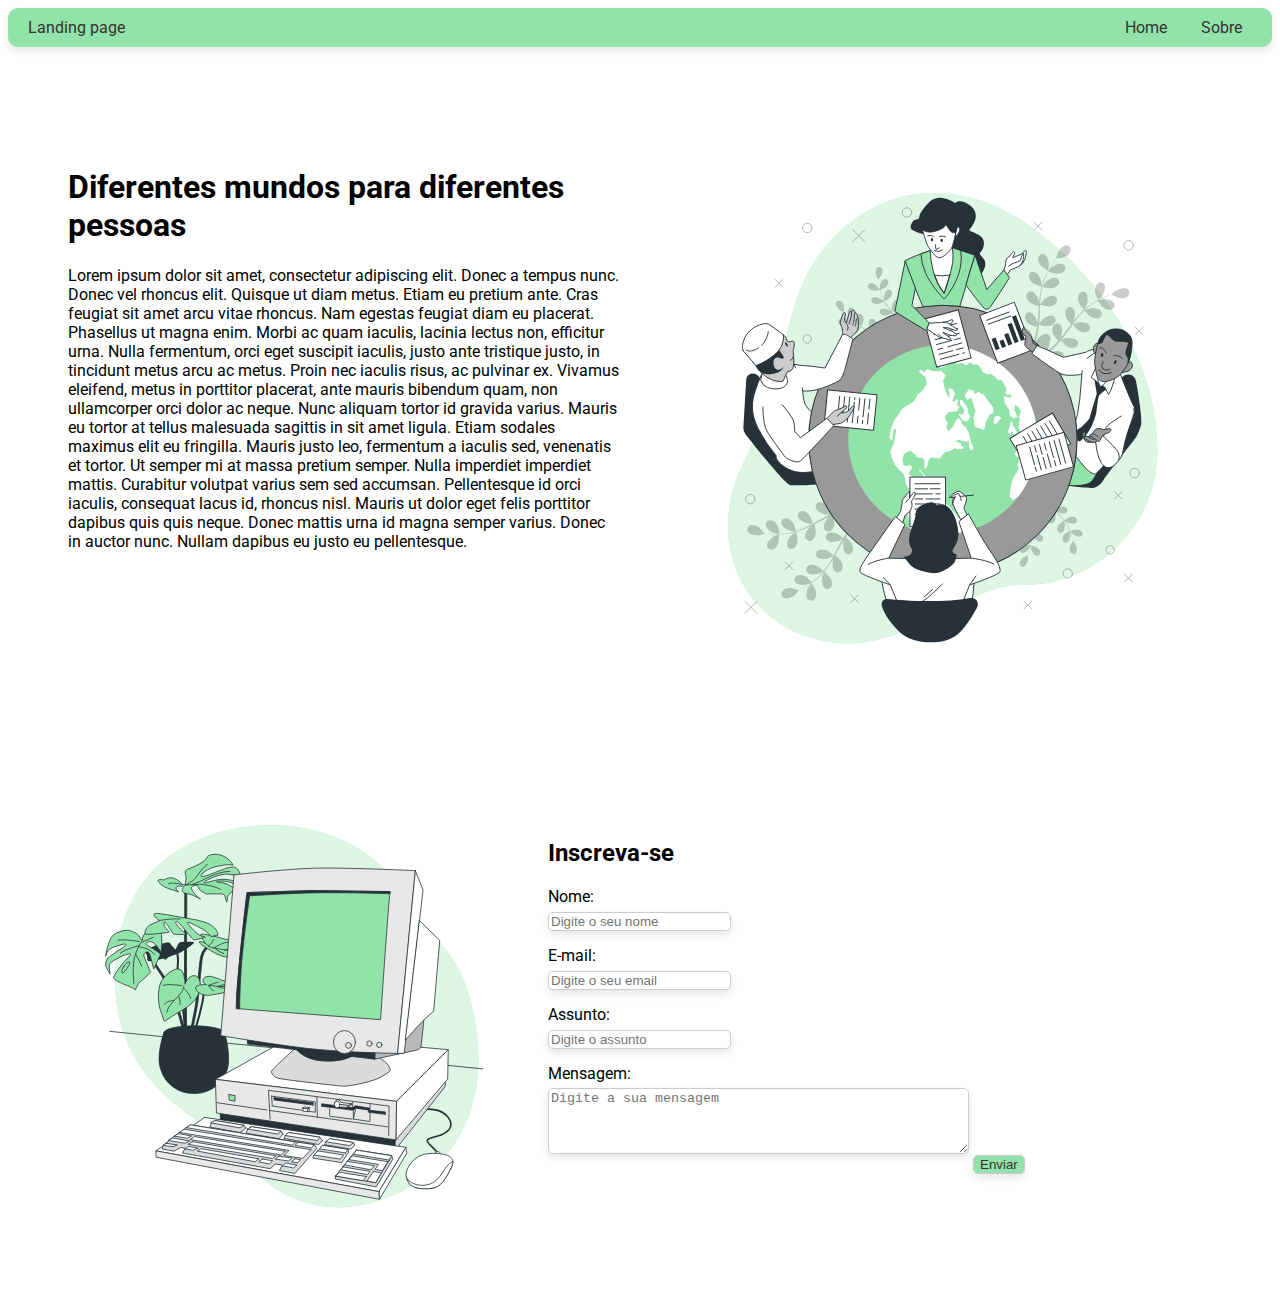
<file: index.html>
<!DOCTYPE html>
<html lang="pt-br">
  <head>
    <title>Portfólio</title>
    <meta charset="UTF-8" />
    <meta name="viewport" content="width=device-width, initial-scale=1" />
    <link rel="stylesheet" href="estilos/styles.css" />
    <link rel="preconnect" href="https://fonts.googleapis.com" />
    <link rel="preconnect" href="https://fonts.gstatic.com" crossorigin />
    <link
      href="https://fonts.googleapis.com/css2?family=Space+Grotesk:wght@300..700&display=swap"
      rel="stylesheet"
    />
    <link rel="preconnect" href="https://fonts.googleapis.com" />
    <link rel="preconnect" href="https://fonts.gstatic.com" crossorigin />
    <link
      href="https://fonts.googleapis.com/css2?family=Roboto:ital,wght@0,100;0,300;0,400;0,500;0,700;0,900;1,100;1,300;1,400;1,500;1,700;1,900&family=Space+Grotesk:wght@300..700&display=swap"
      rel="stylesheet"
    />
  </head>

  <body>
    <header>
      <div>
        <a href="#">Landing page</a>
        <nav>
          <ul>
            <li><a href="index.html">Home</a></li>
            <li><a href="sobre.html">Sobre</a></li>
          </ul>
        </nav>
      </div>
    </header>

    <main>
      <section class="container">
        <article>
          <h1>Diferentes mundos para diferentes pessoas</h1>
          <p class="p-color-red">
            Lorem ipsum dolor sit amet, consectetur adipiscing elit. Donec a
            tempus nunc. Donec vel rhoncus elit. Quisque ut diam metus. Etiam eu
            pretium ante. Cras feugiat sit amet arcu vitae rhoncus. Nam egestas
            feugiat diam eu placerat. Phasellus ut magna enim. Morbi ac quam
            iaculis, lacinia lectus non, efficitur urna. Nulla fermentum, orci
            eget suscipit iaculis, justo ante tristique justo, in tincidunt
            metus arcu ac metus. Proin nec iaculis risus, ac pulvinar ex.
            Vivamus eleifend, metus in porttitor placerat, ante mauris bibendum
            quam, non ullamcorper orci dolor ac neque. Nunc aliquam tortor id
            gravida varius. Mauris eu tortor at tellus malesuada sagittis in sit
            amet ligula. Etiam sodales maximus elit eu fringilla. Mauris justo
            leo, fermentum a iaculis sed, venenatis et tortor. Ut semper mi at
            massa pretium semper. Nulla imperdiet imperdiet mattis. Curabitur
            volutpat varius sem sed accumsan. Pellentesque id orci iaculis,
            consequat lacus id, rhoncus nisl. Mauris ut dolor eget felis
            porttitor dapibus quis quis neque. Donec mattis urna id magna semper
            varius. Donec in auctor nunc. Nullam dapibus eu justo eu
            pellentesque.
          </p>
        </article>

        <article>
          <img
            src="./assets/img/pessoas.svg"
            alt="pessoas sentadas ao redor da mesa"
          />
        </article>
      </section>

      <section class="container">
        <img
          id="computer-image"
          src="./assets/img/computer.svg"
          alt="imagem de um computador"
        />
        <section id="form-container">
          <article>
            <h2>Inscreva-se</h2>
            <form>
              <label for="nome">Nome:</label>
              <input
                id="nome"
                type="text"
                name="nome"
                placeholder="Digite o seu nome"
                required
              />

              <label for="email">E-mail:</label>
              <input
                id="email"
                type="email"
                name="email"
                placeholder="Digite o seu email"
                required
              />

              <label for="assunto">Assunto:</label>
              <input
                id="assunto"
                type="text"
                name="assunto"
                placeholder="Digite o assunto"
                required
              />

              <label for="mensagem">Mensagem:</label>
              <textarea
                name="mensagem"
                placeholder="Digite a sua mensagem"
                rows="4"
                cols="50"
                required
              ></textarea>

              <button type="button" onclick="enviar()">Enviar</button>
            </form>
          </article>
        </section>
      </section>
    </main>

    <footer>
      Projeto feito com &hearts; por Matheus Julio Santana em 2024
    </footer>
    <script src="./scripts/script.js"></script>
  </body>
</html>
</file>
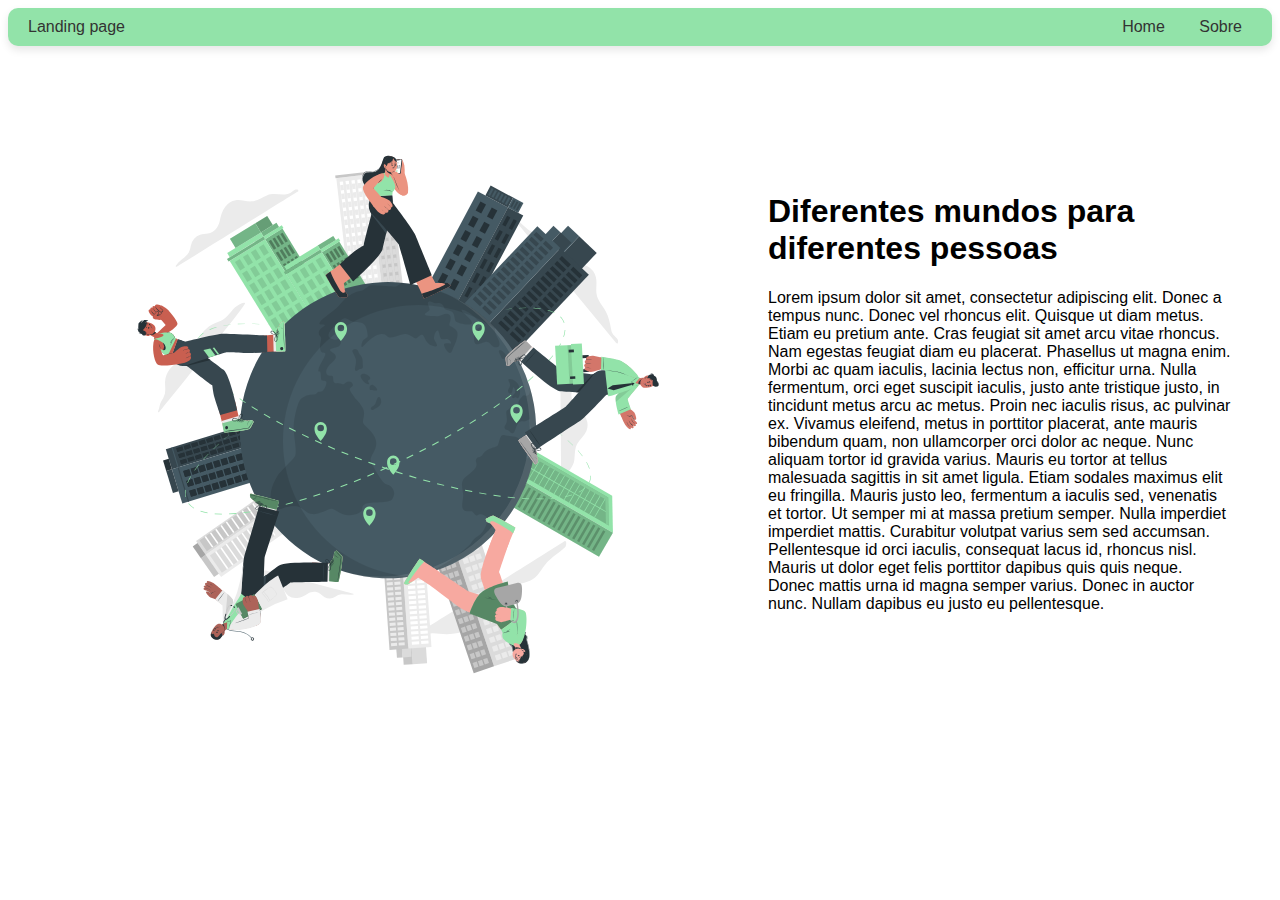
<file: sobre.html>
<!DOCTYPE html>
<html lang="pt-br">
<head>
    <title>Portfólio</title>
    <meta charset="UTF-8">
    <meta name="viewport" content="width=device-width, initial-scale=1">
    <link rel="stylesheet" href="estilos/styles.css">
</head>

<body>
    <header>
        <div>
            <a href="#">Landing page</a>
            <nav>
                <ul>
                    <li><a href="index.html">Home</a></li>
                    <li><a href="sobre.html">Sobre</a></li>
                </ul>
            </nav>
        </div>
    </header>

    <main>
        <section class="container sobre">
            <article>
                <img src="./assets/img/global.svg" alt="pessoas fazendo diferentes atividades ao redor do mundo">
            </article>

            <article>
                <h1>Diferentes mundos para diferentes pessoas</h1>
                <p class="p-color-red">Lorem ipsum dolor sit amet, consectetur adipiscing elit. Donec a tempus nunc. Donec vel rhoncus elit. Quisque ut diam metus. Etiam eu pretium ante. Cras feugiat sit amet arcu vitae rhoncus. Nam egestas feugiat diam eu placerat. Phasellus ut magna enim. Morbi ac quam iaculis, lacinia lectus non, efficitur urna. Nulla fermentum, orci eget suscipit iaculis, justo ante tristique justo, in tincidunt metus arcu ac metus. Proin nec iaculis risus, ac pulvinar ex. Vivamus eleifend, metus in porttitor placerat, ante mauris bibendum quam, non ullamcorper orci dolor ac neque. Nunc aliquam tortor id gravida varius. Mauris eu tortor at tellus malesuada sagittis in sit amet ligula. Etiam sodales maximus elit eu fringilla. Mauris justo leo, fermentum a iaculis sed, venenatis et tortor.

                Ut semper mi at massa pretium semper. Nulla imperdiet imperdiet mattis. Curabitur volutpat varius sem sed accumsan. Pellentesque id orci iaculis, consequat lacus id, rhoncus nisl. Mauris ut dolor eget felis porttitor dapibus quis quis neque. Donec mattis urna id magna semper varius. Donec in auctor nunc. Nullam dapibus eu justo eu pellentesque.</p>
            </article>
        </section>
    </main>

    <footer>
        Projeto feito com &hearts; por Matheus Julio Santana em 2024
    </footer>
</body>
</html>
</file>
<file: estilos/styles.css>
body {
  font-family: "Roboto", sans-serif;
}

header {
  background-color: #92e3a9;
  padding: 10px;
  border-radius: 10px;
  box-shadow: 0 4px 8px rgba(0, 0, 0, 0.1);
}

header div {
  display: flex;
  align-items: center;
  justify-content: space-between; /* Adicionado para espaçar os elementos na linha */
}

header a {
  text-decoration: none;
  color: #333;
  margin: 0 10px; /* Adicionado para criar espaço entre os elementos da navegação */
}
header a:hover {
  color: #fff; /* Cor do texto quando hover */
}

nav li a:hover {
  color: #fff; /* Cor do texto quando hover */
}

nav ul {
  list-style-type: none;
  margin: 0;
  padding: 0;
}

nav li {
  display: inline;
  margin-right: 10px; /* Adicionado para criar espaço entre os itens da lista */
}
h1 {
  font-family: "Space Grotesk", sans-serif;
  font-size: 2em;
}
p {
  font-family: "Roboto", sans-serif;
}

h1,
h2,
h3,
h4,
h5,
h6 {
  font-family: "Roboto", sans-serif;
}
.container {
  display: flex;
  align-items: left;
  margin: 20px;
  border: 5px;
  padding: 20px;
}

.container img {
  display: flex;
  align-items: flex-start;
  margin: 20px;
  padding: 20px;
  flex-direction: row-reverse;
}

#computer-image {
  width: 400px; /* Mesmo tamanho da imagem pessoas.svg */
}

.container article {
  margin: 60px 20px 20px;
  flex: 1; /* Faz o conteúdo do artigo ocupar todo o espaço disponível */
}

.container.sobre {
  display: flex;
  align-items: center;
  margin: 0;
  border: 5px;
  padding: 20px;
}

.container.sobre article {
  flex: 1; /* Faz o conteúdo do artigo ocupar todo o espaço disponível */
  margin-top: 5px; /* Ajusta a margem superior do article */
}

.container.sobre h1 {
  margin-top: 0; /* Remove a margem superior do título */
}

.container.sobre img {
  width: 600px; /* Ajuste o tamanho conforme necessário */
  margin-right: 20px; /* Adiciona um espaço entre o texto e a imagem */
}

form {
  margin-top: 20px;
}
form button {
  background-color: #92e3a9; /* Cor de fundo do botão */
  color: #333; /* Cor do texto do botão */
  border-radius: 5px; /* Adiciona bordas arredondadas */
  box-shadow: 0 4px 8px rgba(0, 0, 0, 0.1); /* Adiciona sombreamento suave */
  cursor: pointer; /* Muda o cursor para indicar que é clicável */
}

form button:hover {
  color: #fff; /* Cor do texto do botão quando hover */
}

form label {
  display: block;
  margin-bottom: 5px;
}

form input,
form textarea,
form button {
  margin-bottom: 15px;
  border-radius: 5px; /* Adiciona bordas arredondadas */
  box-shadow: 0 4px 8px rgba(0, 0, 0, 0.1);
  border: 1px solid #ccc;
}

/* Rodapé com efeito hover */
footer {
  text-align: center;
  padding: 3px;
  background-color: #92e3a9;
  color: #333;
  position: fixed;
  bottom: 0;
  width: 100%;
  opacity: 0; /* Inicia com opacidade 0 para estar invisível */
  transition: opacity 0.3s ease; /* Adiciona uma transição suave de 0.3 segundos */
  border-radius: 10px;
  box-shadow: 0 4px 8px rgba(0, 0, 0, 0.1);
}

footer:hover {
  opacity: 1; /* Quando hover, a opacidade é definida como 1 (totalmente visível) */
}
</file>
